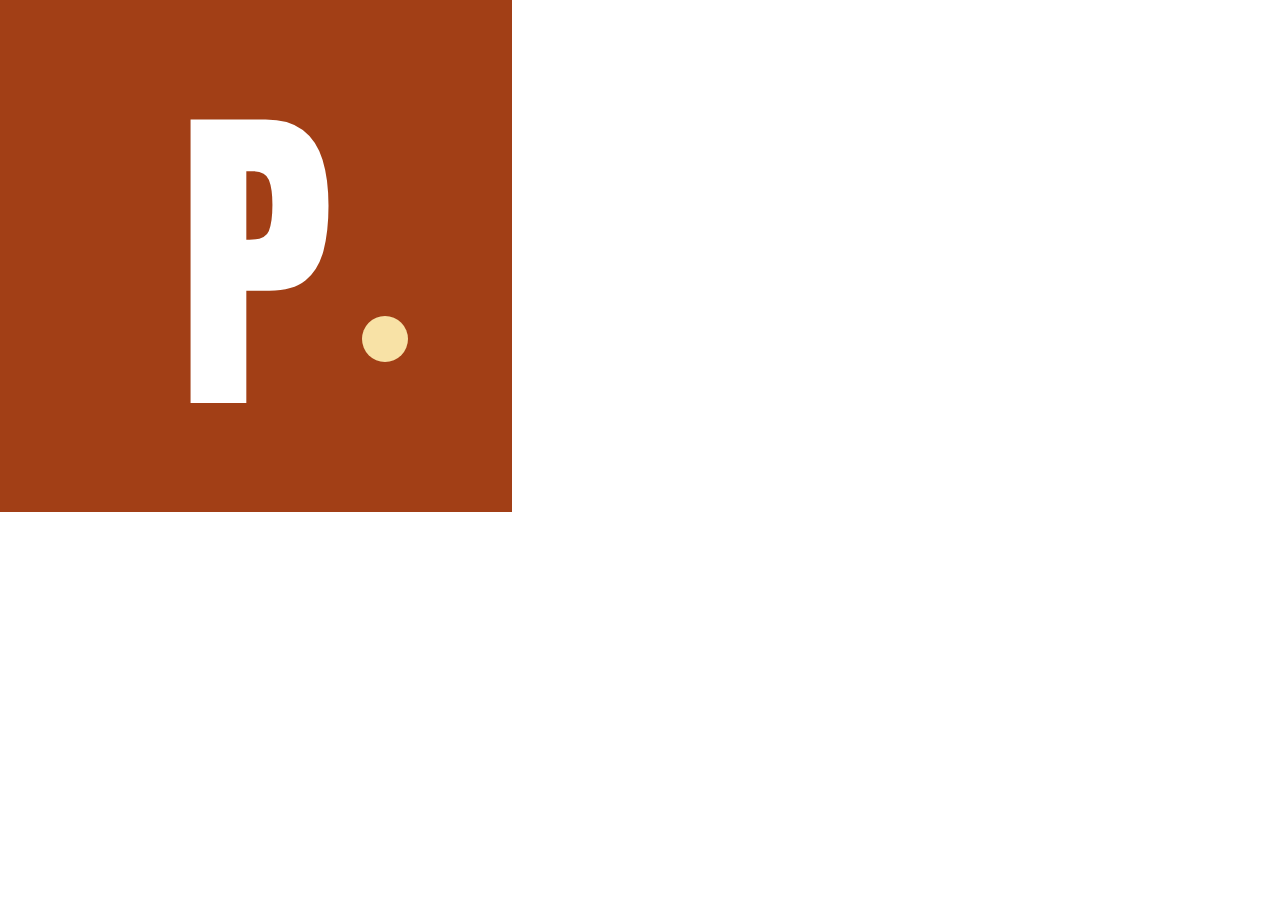
<file: assets/icon-tile.html>
<!DOCTYPE html>
<html lang="en">
<head>
<meta charset="UTF-8">
<title>PROTOCOL icon tile</title>
<link rel="preconnect" href="https://fonts.googleapis.com">
<link rel="preconnect" href="https://fonts.gstatic.com" crossorigin>
<link href="https://fonts.googleapis.com/css2?family=Anton&display=swap" rel="stylesheet">
<style>
  html,body{margin:0;padding:0;}
  /* 512×512 maskable app-icon tile, Material You primary */
  .tile{width:512px;height:512px;background:#A23F16;display:flex;align-items:center;justify-content:center;position:relative;overflow:hidden;}
  .glyph{font-family:'Anton',sans-serif;font-size:330px;line-height:1;color:#FFFFFF;letter-spacing:0;transform:translateY(8px);}
  .dot{position:absolute;right:104px;bottom:150px;width:46px;height:46px;border-radius:50%;background:#F8E2A6;}
</style>
</head>
<body>
  <div class="tile">
    <span class="glyph">P</span>
    <span class="dot"></span>
  </div>
</body>
</html>
</file>
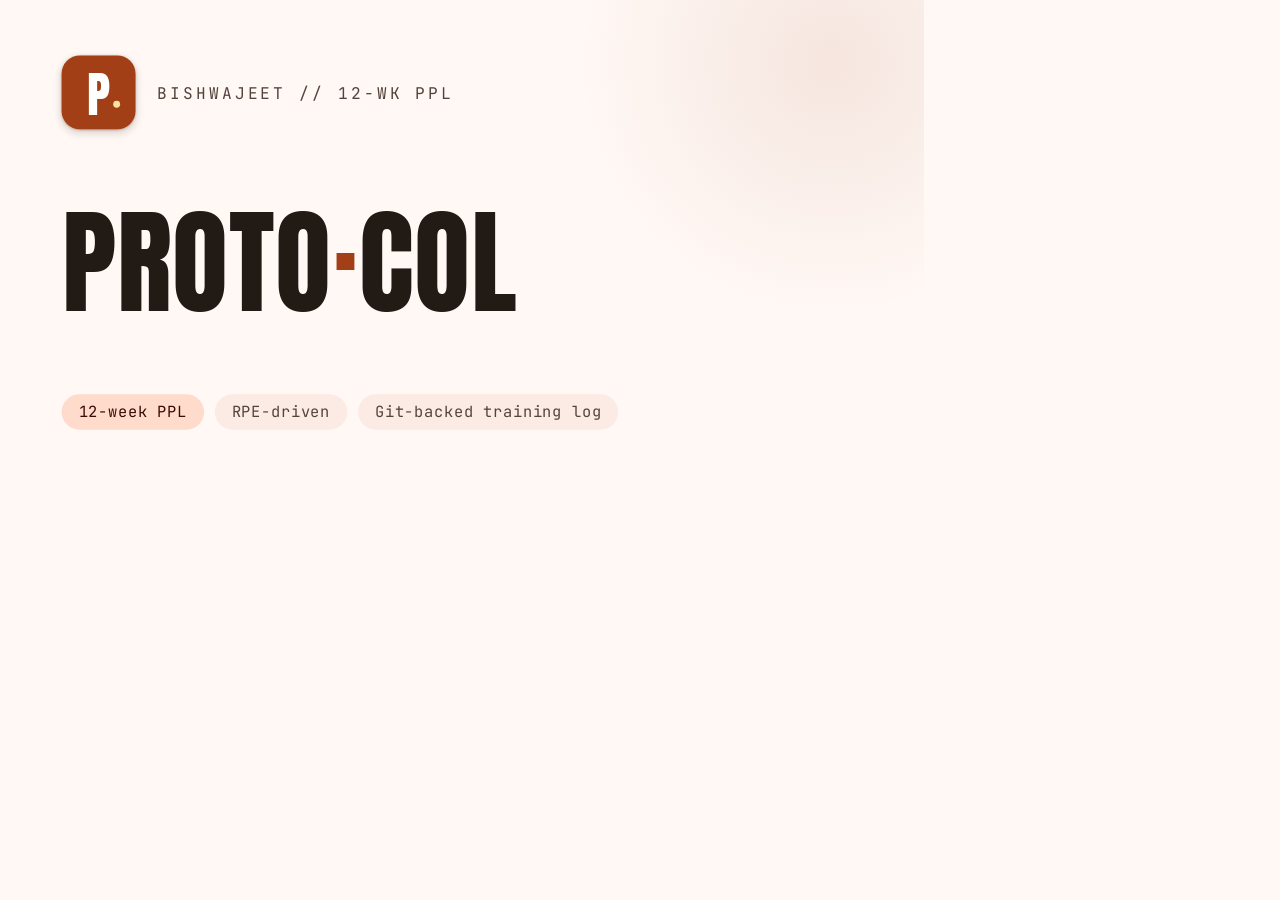
<file: assets/og-image.html>
<!DOCTYPE html>
<html lang="en">
<head>
<meta charset="UTF-8">
<title>PROTOCOL OG image</title>
<link rel="preconnect" href="https://fonts.googleapis.com">
<link rel="preconnect" href="https://fonts.gstatic.com" crossorigin>
<link href="https://fonts.googleapis.com/css2?family=Anton&family=IBM+Plex+Sans:wght@400;500;600&family=JetBrains+Mono:wght@500&display=swap" rel="stylesheet">
<style>
  html,body{margin:0;padding:0;background:#FFF8F5;}
  /* capture stage: scale the 1200×630 art to fit the ~924px preview, recapture sharp at 2x */
  .stage{width:924px;height:485px;overflow:hidden;}
  .stage .og{transform:scale(0.77);transform-origin:top left;}
  .og{width:1200px;height:630px;background:#FFF8F5;position:relative;overflow:hidden;display:flex;flex-direction:column;justify-content:space-between;padding:72px 80px;box-sizing:border-box;}
  /* top row: app-icon tile + sub */
  .top{display:flex;align-items:center;gap:28px;}
  .tile{width:96px;height:96px;border-radius:24px;background:#A23F16;display:flex;align-items:center;justify-content:center;position:relative;box-shadow:0 4px 8px 3px rgba(60,30,12,0.12),0 1px 3px rgba(60,30,12,0.30);}
  .tile .p{font-family:'Anton',sans-serif;font-size:64px;color:#fff;transform:translateY(2px);}
  .tile .d{position:absolute;right:20px;bottom:28px;width:9px;height:9px;border-radius:50%;background:#F8E2A6;}
  .sub{font-family:'JetBrains Mono',monospace;font-size:21px;letter-spacing:0.18em;text-transform:uppercase;color:#53433B;white-space:nowrap;}
  /* wordmark */
  .mark{font-family:'Anton',sans-serif;font-size:150px;line-height:0.86;text-transform:uppercase;color:#221A15;letter-spacing:0.005em;white-space:nowrap;}
  .mark span{color:#A23F16;}
  /* footer line of chips */
  .chips{display:flex;gap:14px;align-items:center;}
  .chip{height:46px;padding:0 22px;border-radius:999px;display:inline-flex;align-items:center;font-family:'JetBrains Mono',monospace;font-size:20px;letter-spacing:0.04em;}
  .chip.solid{background:#FFDBCB;color:#3A0B00;}
  .chip.line{background:#FCEBE4;color:#53433B;}
  .glow{position:absolute;width:680px;height:680px;border-radius:50%;right:-220px;top:-260px;background:radial-gradient(circle,rgba(162,63,22,0.10),transparent 68%);}
</style>
</head>
<body>
  <div class="stage">
  <div class="og">
    <div class="glow"></div>
    <div class="top">
      <div class="tile"><span class="p">P</span><span class="d"></span></div>
      <div class="sub">Bishwajeet // 12-wk PPL</div>
    </div>
    <div class="mark">PROTO<span>·</span>COL</div>
    <div class="chips">
      <span class="chip solid">12-week PPL</span>
      <span class="chip line">RPE-driven</span>
      <span class="chip line">Git-backed training log</span>
    </div>
  </div>
  </div>
</body>
</html>
</file>
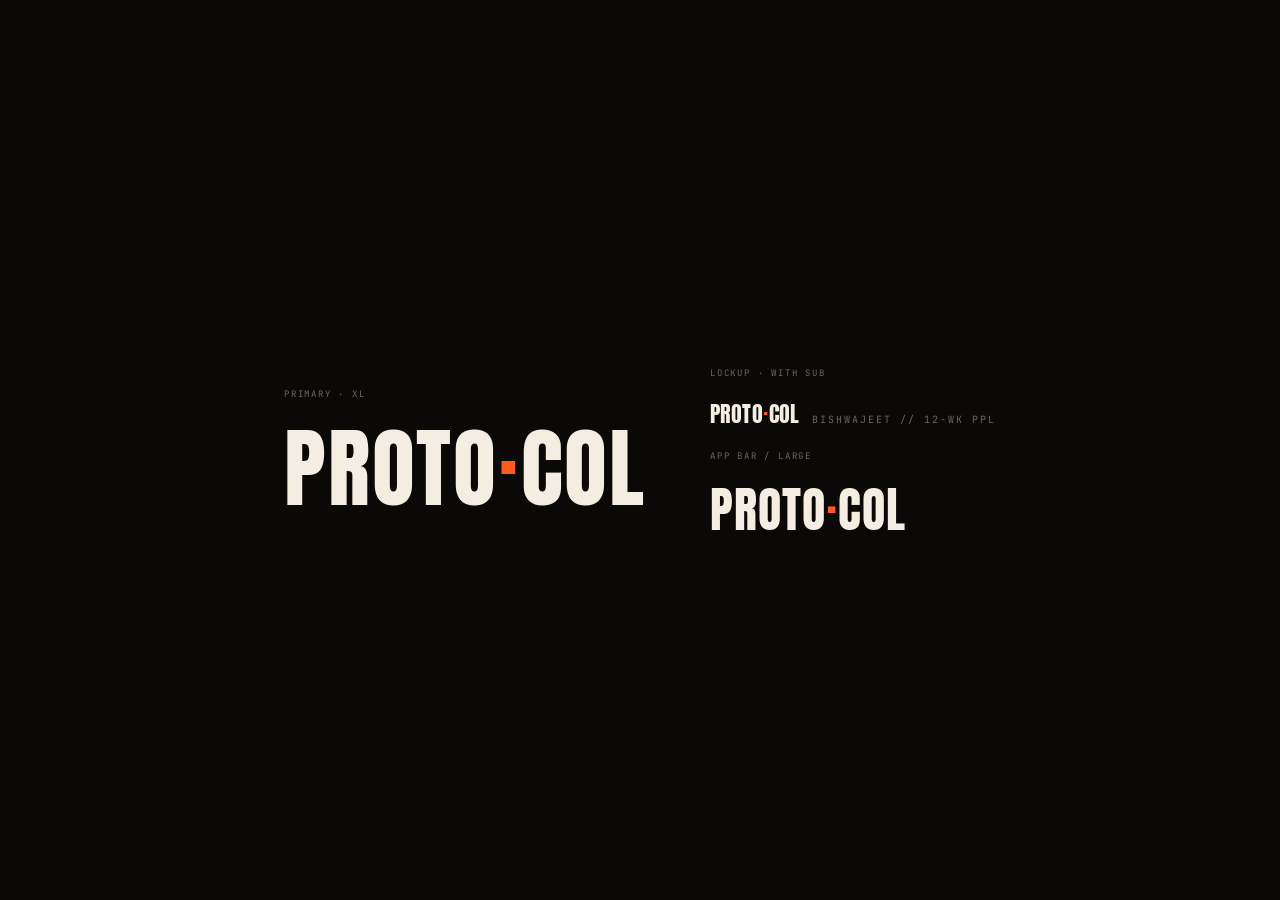
<file: assets/wordmark.html>
<!DOCTYPE html>
<html lang="en">
<head>
<meta charset="UTF-8">
<title>PROTOCOL — Wordmark</title>
<link rel="preconnect" href="https://fonts.googleapis.com">
<link rel="preconnect" href="https://fonts.gstatic.com" crossorigin>
<link href="https://fonts.googleapis.com/css2?family=Anton&family=JetBrains+Mono:wght@400;500&display=swap" rel="stylesheet">
<style>
  /* ============================================================
     PROTOCOL wordmark — pure type, no image asset.
     The dot is always --torch. This is the canonical mark.
     ============================================================ */
  :root { --bg:#0a0908; --ink:#f4ede2; --ink-3:#6e655a; --torch:#ff5b1f; }
  * { margin:0; box-sizing:border-box; }
  body { background:var(--bg); color:var(--ink); min-height:100vh; display:flex; align-items:center; justify-content:center; gap:64px; flex-wrap:wrap; padding:48px; font-family:'JetBrains Mono',monospace; }

  .lockup { display:flex; align-items:baseline; gap:12px; }
  .mark { font-family:'Anton',sans-serif; letter-spacing:0.02em; line-height:1; }
  .mark .dot { color:var(--torch); }
  .sub { font-family:'JetBrains Mono',monospace; font-size:10px; letter-spacing:0.2em; color:var(--ink-3); text-transform:uppercase; }

  /* size variants */
  .xl .mark { font-size:88px; }
  .lg .mark { font-size:48px; }
  .md .mark { font-size:22px; }

  .stack { display:flex; flex-direction:column; gap:24px; align-items:flex-start; }
  .cap { font-size:9px; letter-spacing:0.2em; color:var(--ink-3); text-transform:uppercase; }
</style>
</head>
<body>
  <div class="stack">
    <div class="cap">Primary · XL</div>
    <div class="xl"><div class="mark">PROTO<span class="dot">·</span>COL</div></div>
  </div>

  <div class="stack">
    <div class="cap">Lockup · with sub</div>
    <div class="md lockup">
      <div class="mark">PROTO<span class="dot">·</span>COL</div>
      <div class="sub">Bishwajeet // 12-wk PPL</div>
    </div>
    <div class="cap">App bar / large</div>
    <div class="lg"><div class="mark">PROTO<span class="dot">·</span>COL</div></div>
  </div>
</body>
</html>
</file>
